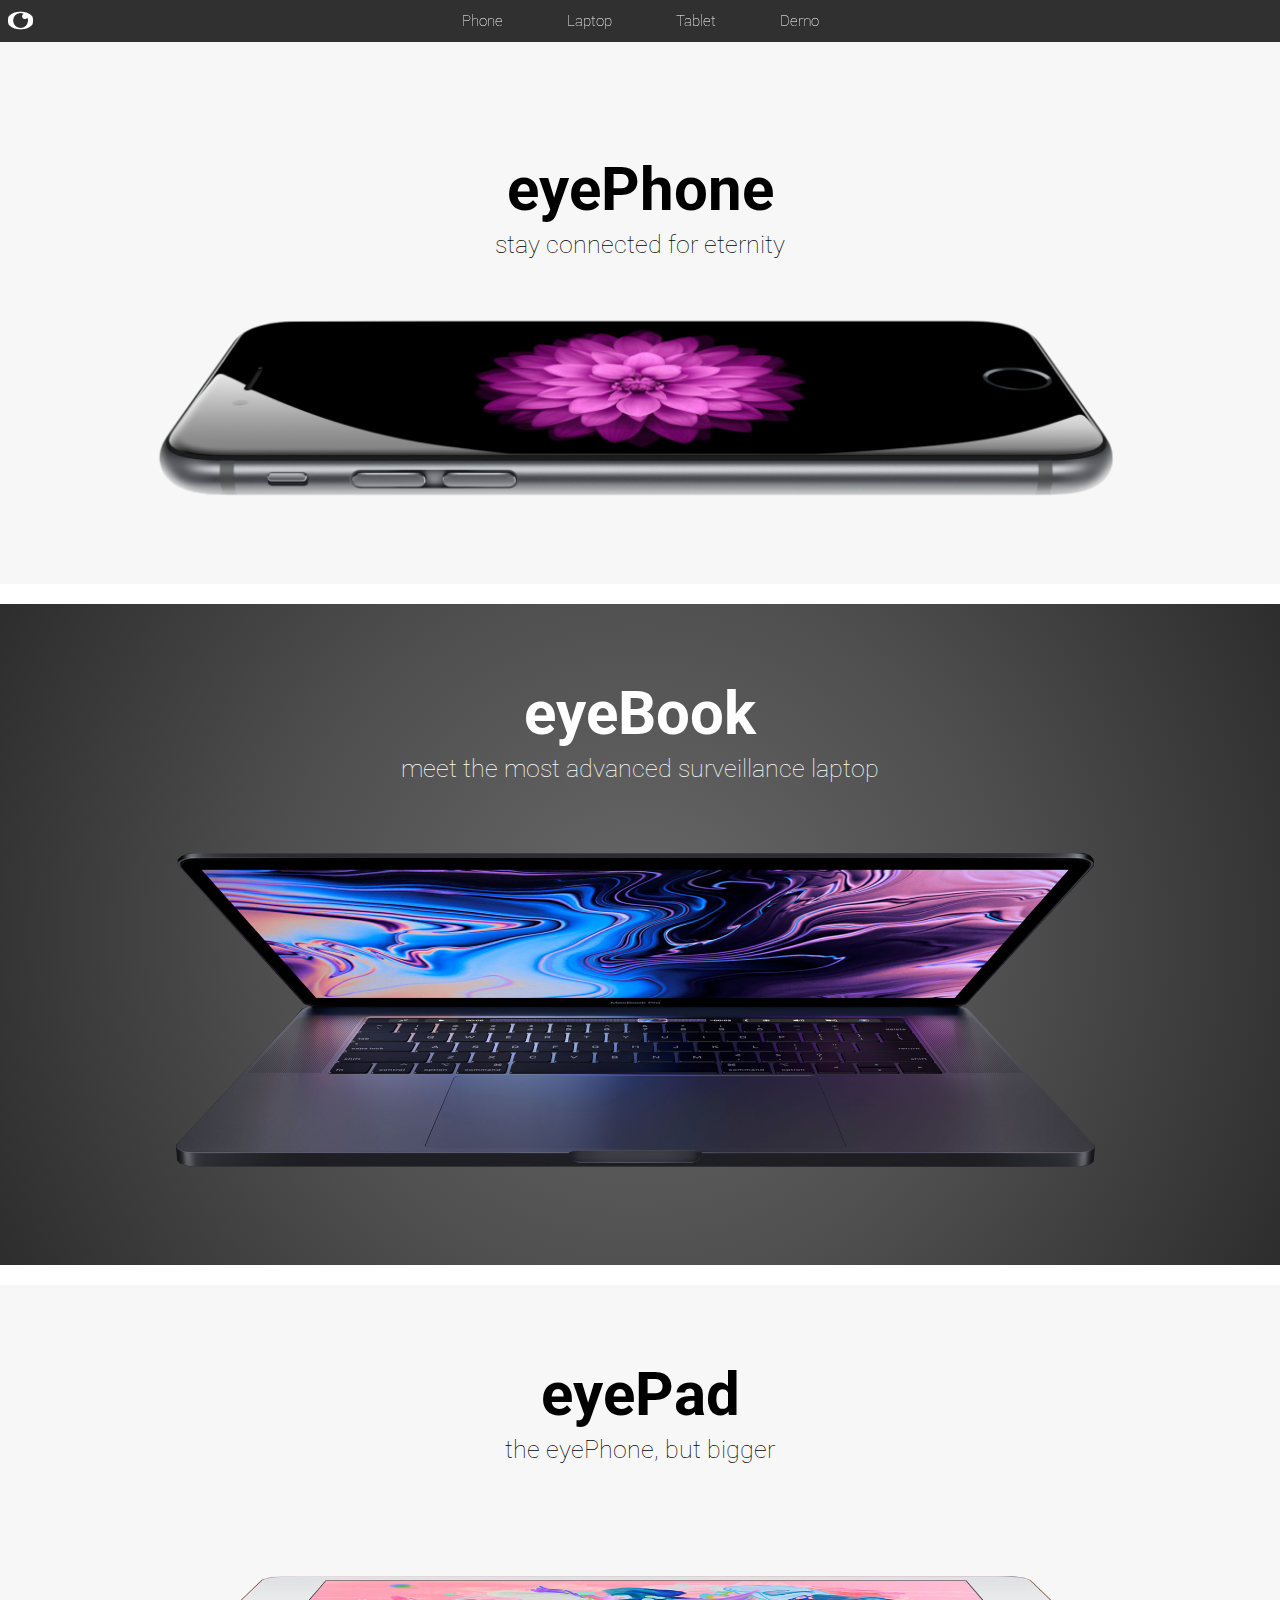
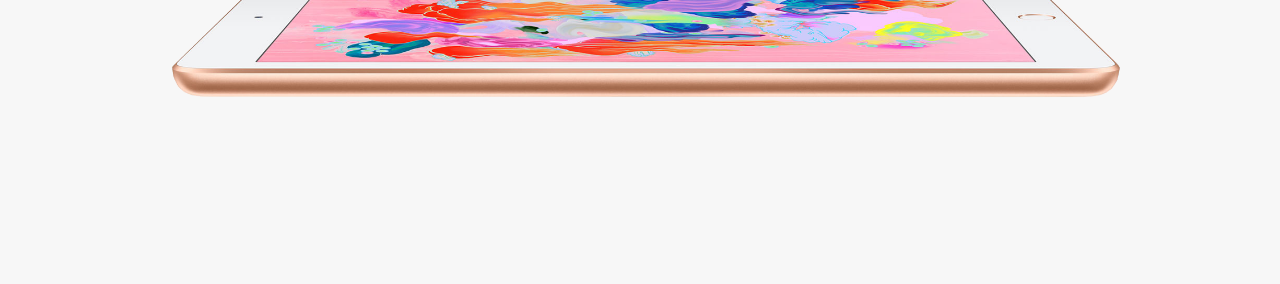
<file: index.html>
<!DOCTYPE HTML>


<html>


<head>
	
	<meta http-equiv="Content-Type" content="text/html; charset=UTF-8" />
	<title>Website</title>
	<link rel="stylesheet" type="text/css" href="css/style.css">
<link href="https://fonts.googleapis.com/css?family=Roboto:100,400" rel="stylesheet">


</head>


<body>


	<nav>
	    <a class="nav-logo" href="index.html"></a>
		<a href="phone.html">Phone</a>
		<a href="computer.html">Laptop</a>
		<a href="tablet.html">Tablet</a>
		<a href="demo_os/demo.html">Demo</a>
	</nav>

<section class="firstsect">

<a href="phone.html"> <div class=box>
 <h1> eyePhone</h1>
 <h2> stay connected for eternity </h2><br><br>

 <img src ="img/iphone.png" width="1000px"> 

</div>
</a>

</section>

<section class="darksect">

 <a href="computer.html"> <div class=box>
 <h1> eyeBook </h1>
 <h2> meet the most advanced surveillance laptop </h2><br><br>

 <img src ="img/macbook.png" width="1000px" height="380px">

</div>
</a>

</section>

<section class="bottomsect">

<a href="tablet.html">
<div class=box>
 <h1> eyePad </h1>
 <h2> the eyePhone, but bigger </h2><br><br><br><br>

 <img src ="img/ipad.png" width="1000px" height="180px">

</div>
</a>

</section>


 









</body>



</html>
</file>
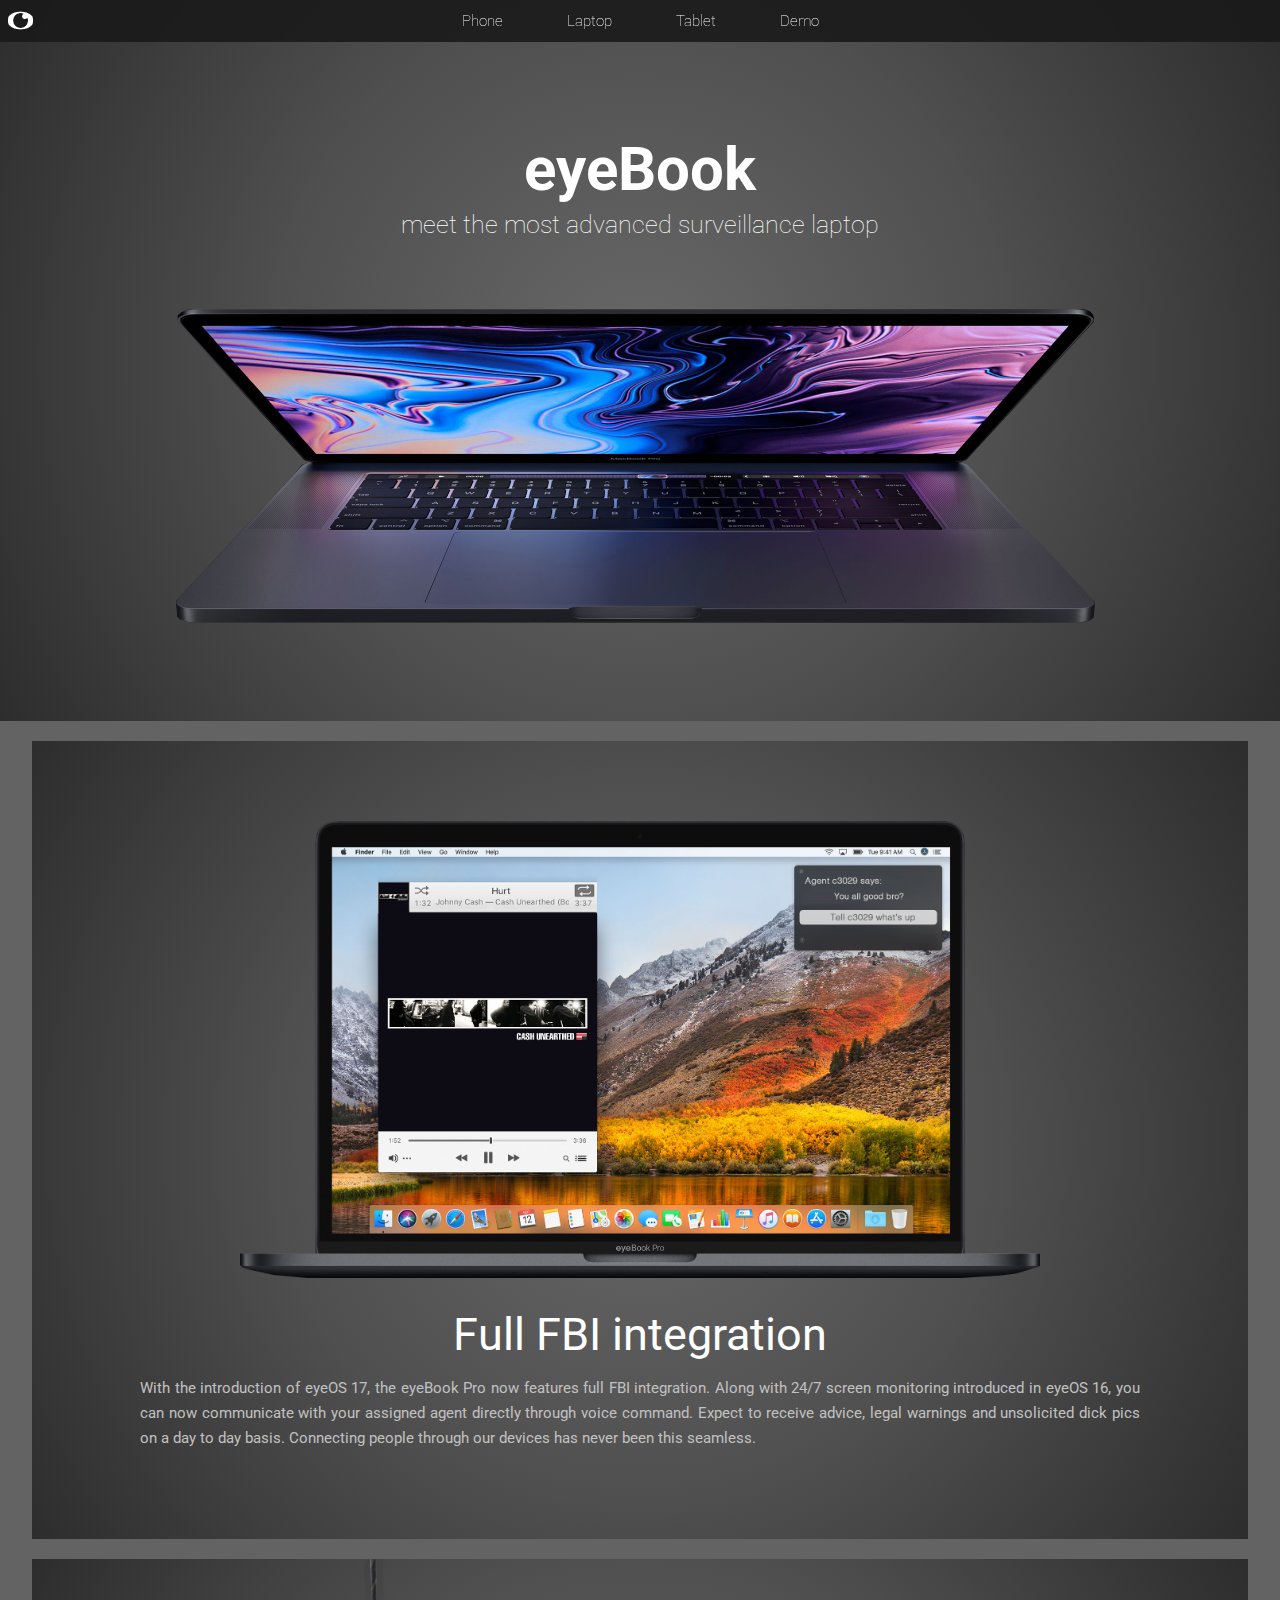
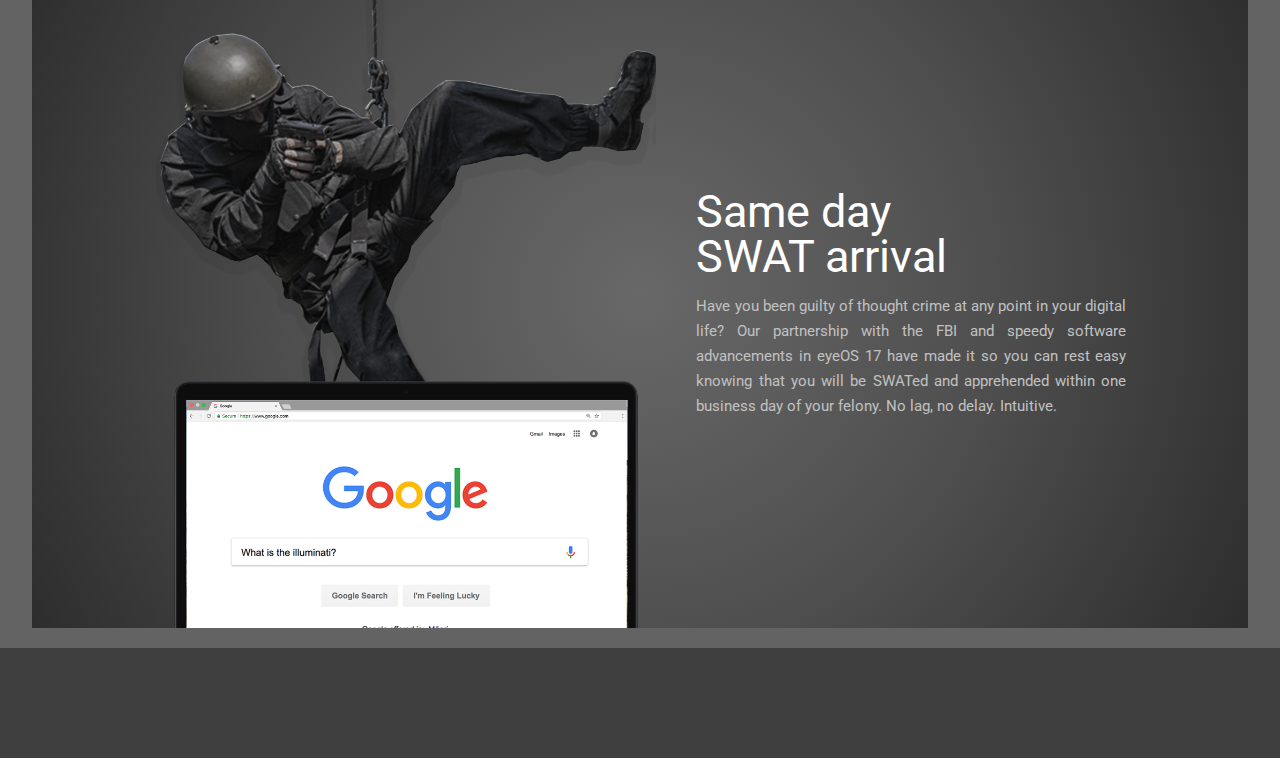
<file: computer.html>
<!DOCTYPE HTML>


<html>

<head>

		<meta http-equiv="Content-Type" content="text/html; charset=UTF-8" />
	<title>Website</title>
	<link rel="stylesheet" type="text/css" href="css/style.css">
<link href="https://fonts.googleapis.com/css?family=Roboto:100,400" rel="stylesheet">


</head>



<body class="laptop">


	<nav>
	    <a class="nav-logo" href="index.html"><!-- <img src="img/logo.png" height="15px" width="15px"> --></a>
		<a href="phone.html">Phone</a>
		<a href="computer.html">Laptop</a>
		<a href="tablet.html">Tablet</a>
		<a href="demo_os/demo.html">Demo</a>
	</nav>


</section>

<section class="darksect2">

  <div class=box>
 <h1> eyeBook </h1>
 <h2> meet the most advanced surveillance laptop </h2><br><br>

 <img src ="img/macbook.png" width="1000px" height="380px">

</div>


</section>

<section class="darkbasicsect">

	<div class ="grid-row">
		<div class = "grid-100">
			<img src = "img/macbookfbi.png" width="800px">
		</div>
	</div>

	<div class="grid-row">
		<div class = "grid-100">
			<h3> Full FBI integration </h3>

			<br>
			<p> With the introduction of eyeOS 17, the eyeBook Pro now features full FBI integration. Along with 24/7 screen monitoring introduced in eyeOS 16, you can now communicate with your assigned agent directly through voice command. Expect to receive advice, legal warnings and unsolicited dick pics on a day to day basis. Connecting people through our devices has never been this seamless.  </p> <br><br>

		</div>
    </div>
</section>

<section class="darkbasicsect2">

    <div class ="grid-row">
    	<div class="grid-img2">


           <img src = "img/swat.png" width="500px">

    	</div>

    	<div class="grid-text3">
            
            <br><br><br><br><br><br><br><br><br><br>
    		<h3> Same day <br> SWAT arrival </h3>
             <div class = "paragraph">
    		<p> Have you been guilty of thought crime at any point in your digital life? Our partnership with the FBI and speedy software advancements in eyeOS 17 have made it so you can rest easy knowing that you will be SWATed and apprehended within one business day of your felony. No lag, no delay. Intuitive. </p>
    	</div>

    	</div>
    </div>

	</section>

<section class="darkbottomsect">


</section>







</body>




</html>
</file>
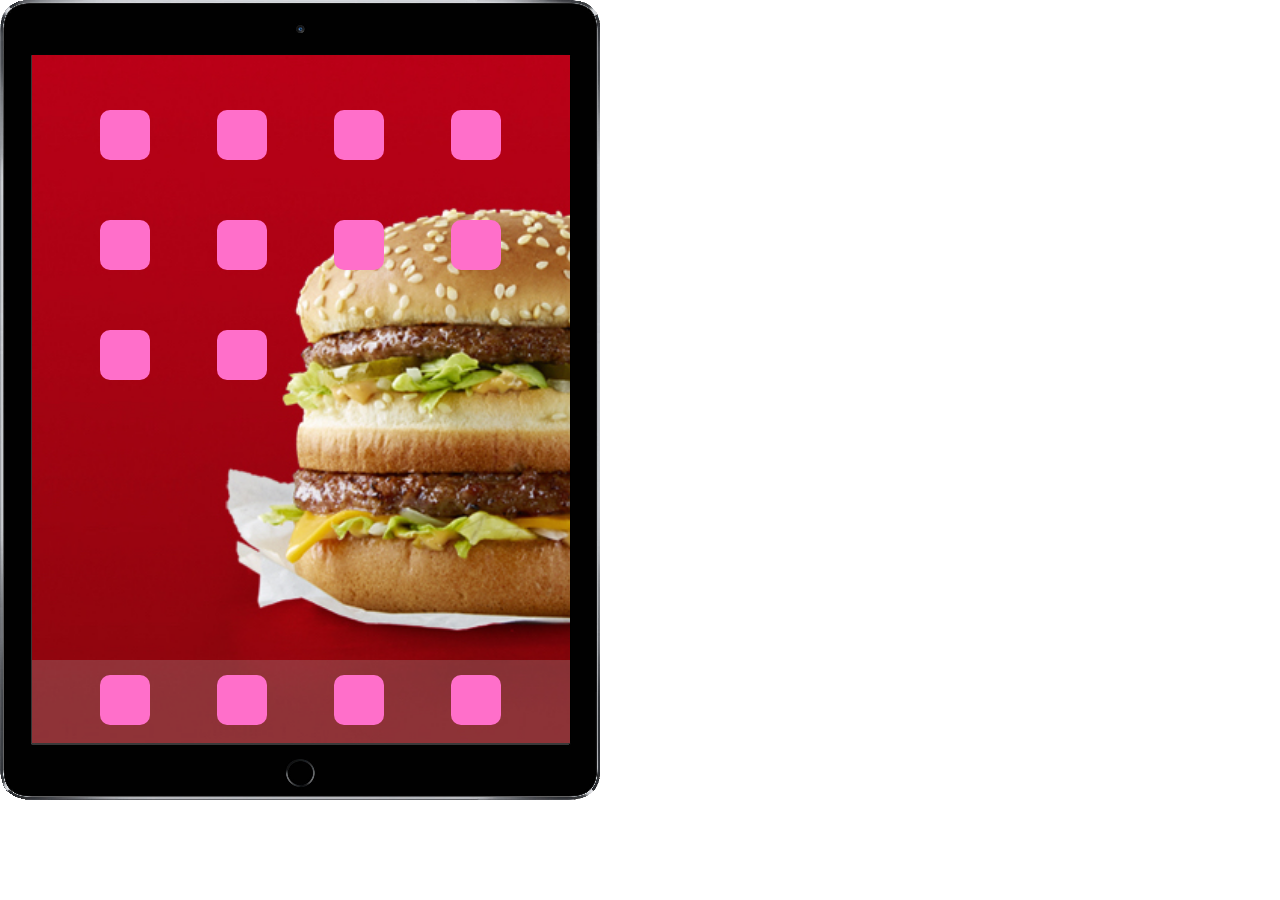
<file: demo_os1/demo_os.html>
<!DOCTYPE html>
<html>
  <head>
    <meta charset="UTF-8">
    <title>demo_os</title>
    <script src="libraries/p5.js" type="text/javascript"></script>

    <script src="libraries/p5.dom.js" type="text/javascript"></script>
    <script src="libraries/p5.sound.js" type="text/javascript"></script>

    <script src="sketch.js" type="text/javascript"></script>

    <style> body {padding: 0; margin: 0;} canvas {vertical-align: top;} </style>
  </head>
  <body>
  </body>
</html>
</file>
<file: css/style.css>
.darksect{
	max-width: 100%;
	margin-left: auto;
	margin-right: auto;
	padding-top: 10px;
	margin-top: 20px;
	margin-bottom: 0px;
	/*background-color:#3f3f3f;*/
	background: radial-gradient(circle, #686868, #4f4f4f, #2d2d2d);


	color:white;
}

.darkbasicsect p {
	color:#c1c1c1;
}

.darkbasicsect2 p {
	color:#c1c1c1;
}

.darksect2{
	max-width: 100%;
	margin-left: auto;
	margin-right: auto;
	padding-top: 70px;
	margin-top: 0px;
	margin-bottom: 0px;
	background: radial-gradient(circle, #686868, #4f4f4f, #2d2d2d);
	color:white;
}

.darkbasicsect{
	max-width: 95%;
	margin-left: auto;
	margin-right: auto;
	padding-top: 50px;
	padding-bottom:50px;
	margin-top: 20px;
	margin-bottom: 0px;
	background: radial-gradient(circle, #686868, #4f4f4f, #2d2d2d);
	color:white;
}

.darkbasicsect2{
	max-width: 95%;
	margin-left: auto;
	margin-right: auto;
	padding-top: 0px;
	padding-bottom:0px;
	margin-top: 20px;
	margin-bottom: 0px;
	background: radial-gradient(circle, #686868, #4f4f4f, #2d2d2d);
	color:white;
}


.bottomsect{
	max-width: 100%;
	margin-left: auto;
	margin-right: auto;
	padding-top: 10px;
	padding-bottom:100px;
	margin-top: 20px;
	margin-bottom: 0px;
	background-color:#f7f7f7;
}

.darkbottomsect{
	max-width: 100%;
	margin-left: auto;
	margin-right: auto;
	padding-top: 10px;
	padding-bottom:100px;
	margin-top: 20px;
	margin-bottom: 0px;
	background: #3f3f3f;
	color:white;
}

.basicsect{
	max-width: 95%;
	margin-left: auto;
	margin-right: auto;
	padding-top: 50px;
	padding-bottom:50px;
	margin-top: 20px;
	margin-bottom: 0px;
	background-color:#f7f7f7;
}

.basicsect2{
	max-width: 95%;
	margin-left: auto;
	margin-right: auto;
	padding-top: 50px;
	padding-bottom:0px;
	margin-top: 20px;
	margin-bottom: 0px;
	background-color:#f7f7f7;
}

.firstsect {

	max-width: 100%;
	margin-left: auto;
	margin-right: auto;
	padding-top: 80px;
	margin-top: 10px;
	margin-bottom: 20px;
	background-color:#f7f7f7;
}

.firstsect a{
	text-decoration: none;
	color: black;
}

.bottomsect a{
	text-decoration: none;
	color: black;
}

.darksect a{
	text-decoration: none;
	color: white;
}

.darksecttop a{
	text-decoration: none;
	color: white;
}

p{
	text-align:justify;
	font-weight:normal;
	font-size:15px;
	line-height: 25px;
}



body{
	margin: 0px;
	font-family: Helvetica Neue, 'Roboto' ,sans-serif;

}

.laptop{
	background:#636363;
}





nav{
	width: 100%;
	height: 42px;
    background-color: rgba(25,25,25,0.9);
	text-align: center;
	position: fixed;
	top: 0;
	/*opacity: 0.8;*/
	overflow: hidden;
	padding-right:63px;
}

.nav-logo {
	float: left;
	width: 25px;
	height: 25px;
	margin-top: 8px;
	margin-left:8px;
	background-image: url(../img/logo.png);
	background-repeat: none;
	background-size: cover;
	background-position: center;
}

nav a{
	margin:0;
	line-height: 42px;
	font-size:15px;
	margin-left: 2em;
	margin-right: 2em;
	text-decoration: none;
	color:white;
	text-align:center;
	font-weight:100;

}



nav a:hover{
	color:grey; 
}


nav .nav-logo:hover{
	filter:brightness(50%)
}



header{
	background-color: #007299;
	color: white; 
	padding-top: 2px;
	padding-bottom: 20px;
}

footer{
	background-color: #007299;
	color: white; 
	padding-top: 2px;
	padding-bottom: 20px;
}

*{
	box-sizing: border-box; 

}

h1 {
	font-size:60px;
	text-align:center;
	margin:0;
	padding:0;
	font-weight:bold;
	line-height:80px;

}

h2 {
	font-size:25px;
	text-align:center;
	margin:0;
	padding:0;
	font-weight:100;
}

h3 {
	font-size:45px;
	margin:0;
	padding:0;
	font-weight:normal;
	line-height:45px;

}



.grid-row{
	width: 100%;
	overflow: hidden;
}



.grid-img{
	width: 47%;
	float: left;
	text-align:center;
	padding-right:20px;
}



.grid-img img{
	float:right;
}

.grid-img video{
	float:right;
}

.grid-img2 img{
	float:right;
}

.grid-img2{
	width: 53%;
	float: left;
	text-align:center;
	padding-right:20px;
}

.grid-text3{
	width:47%;
	float: left;
	padding-top:40px;
	padding-left:20px;
}

.grid-50{
	width: 50%;
	float: left;
	text-align:center;
	padding-left:60px;
	padding-right:60px;
	padding-top:80px;
	padding-bottom:10px;
}

.grid-50 .message1{
	float:right;
}

.grid-50 .message2{
	float:left;
}

.grid-text{
	width:53%;
	float: left;
	padding-top:40px;
	padding-left:20px;
}

.grid-text2{
	width:53%;
	float: left;
	padding-top:40px;
	padding-left:20px;
}

.grid-100{
	text-align:center;
	padding-top:30px;
}

.grid-100 p {
	width: 1000px;
	margin:0 auto;
}





.p2{
	text-align:center;
}

.box{
	padding-top:60px;
	padding-bottom:60px;
	text-align:center;
}

.paragraph {
	width:430px;
}
</file>
